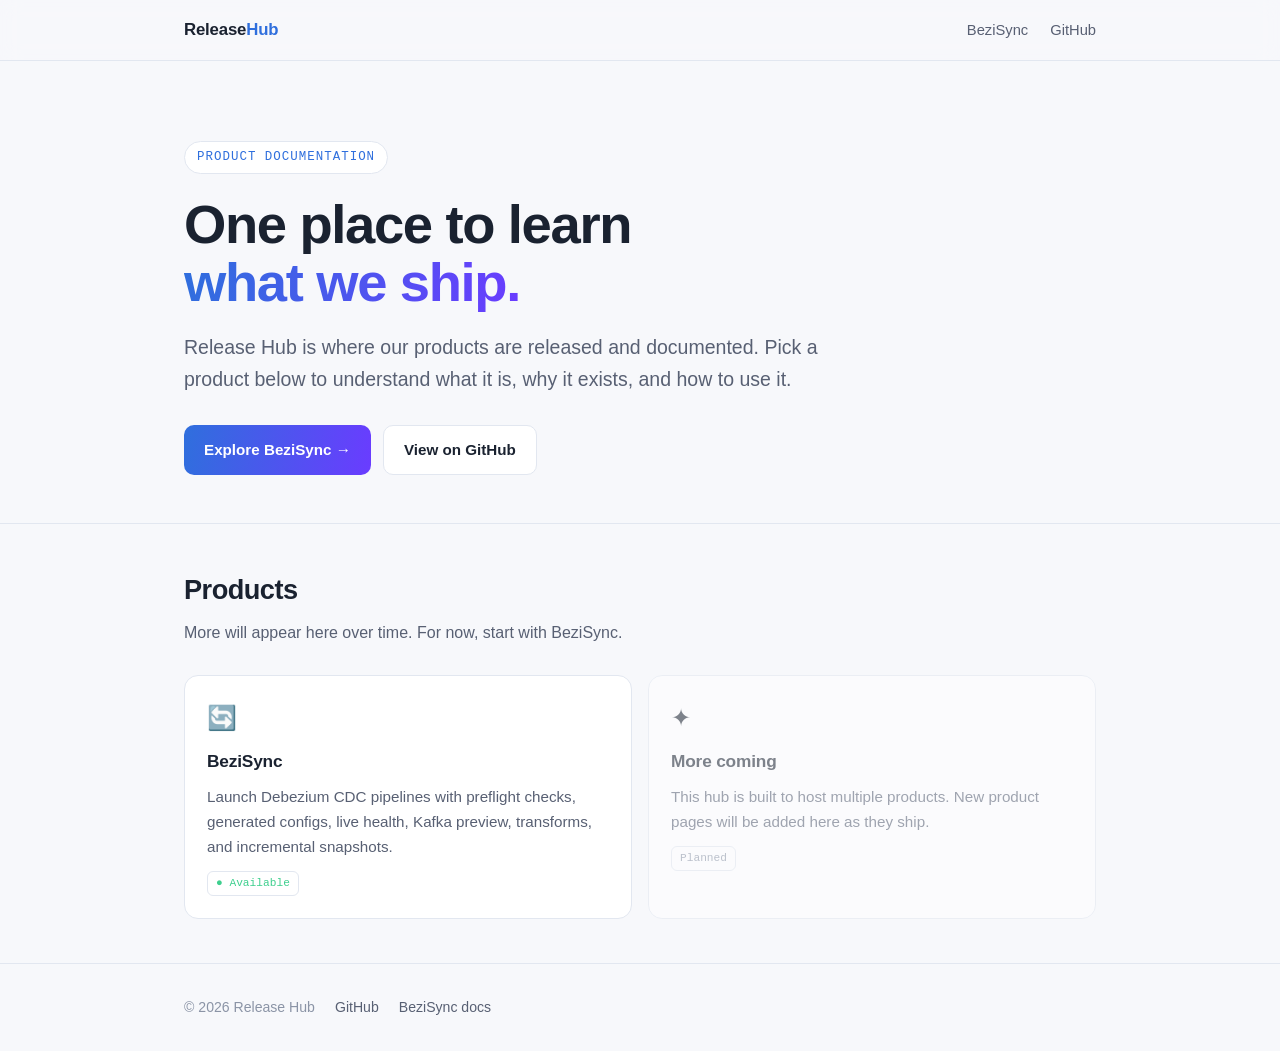
<file: docs/index.html>
<!doctype html>
<html lang="en">
<head>
  <meta charset="utf-8">
  <meta name="viewport" content="width=device-width, initial-scale=1">
  <title>Release Hub — Product Docs</title>
  <meta name="description" content="Documentation hub for products released through Release Hub.">
  <link rel="stylesheet" href="assets/style.css">
</head>
<body>
  <nav class="nav">
    <div class="wrap">
      <a href="index.html" class="brand">Release<span>Hub</span></a>
      <div class="links">
        <a href="bezisync.html">BeziSync</a>
        <a href="https://github.com/daun-gatal/release-hub">GitHub</a>
      </div>
    </div>
  </nav>

  <header class="hero">
    <div class="wrap">
      <span class="eyebrow">Product Documentation</span>
      <h1>One place to learn<br><span class="grad">what we ship.</span></h1>
      <p class="lead">Release Hub is where our products are released and documented. Pick a product below to understand what it is, why it exists, and how to use it.</p>
      <div class="btn-row">
        <a class="btn primary" href="bezisync.html">Explore BeziSync →</a>
        <a class="btn" href="https://github.com/daun-gatal/release-hub">View on GitHub</a>
      </div>
    </div>
  </header>

  <section>
    <div class="wrap">
      <h2>Products</h2>
      <p class="sub">More will appear here over time. For now, start with BeziSync.</p>
      <div class="cards">
        <a class="card" href="bezisync.html">
          <span class="ico">🔄</span>
          <h3>BeziSync</h3>
          <p>Launch Debezium CDC pipelines with preflight checks, generated configs, live health, Kafka preview, transforms, and incremental snapshots.</p>
          <span class="tag">● Available</span>
        </a>
        <div class="card" style="opacity:.55">
          <span class="ico">✦</span>
          <h3>More coming</h3>
          <p>This hub is built to host multiple products. New product pages will be added here as they ship.</p>
          <span class="tag" style="color:var(--faint)">Planned</span>
        </div>
      </div>
    </div>
  </section>

  <footer>
    <div class="wrap">
      <span>© <span id="yr"></span> Release Hub</span>
      <a href="https://github.com/daun-gatal/release-hub">GitHub</a>
      <a href="bezisync.html">BeziSync docs</a>
    </div>
  </footer>
  <script>document.getElementById('yr').textContent = new Date().getFullYear();</script>
</body>
</html>
</file>
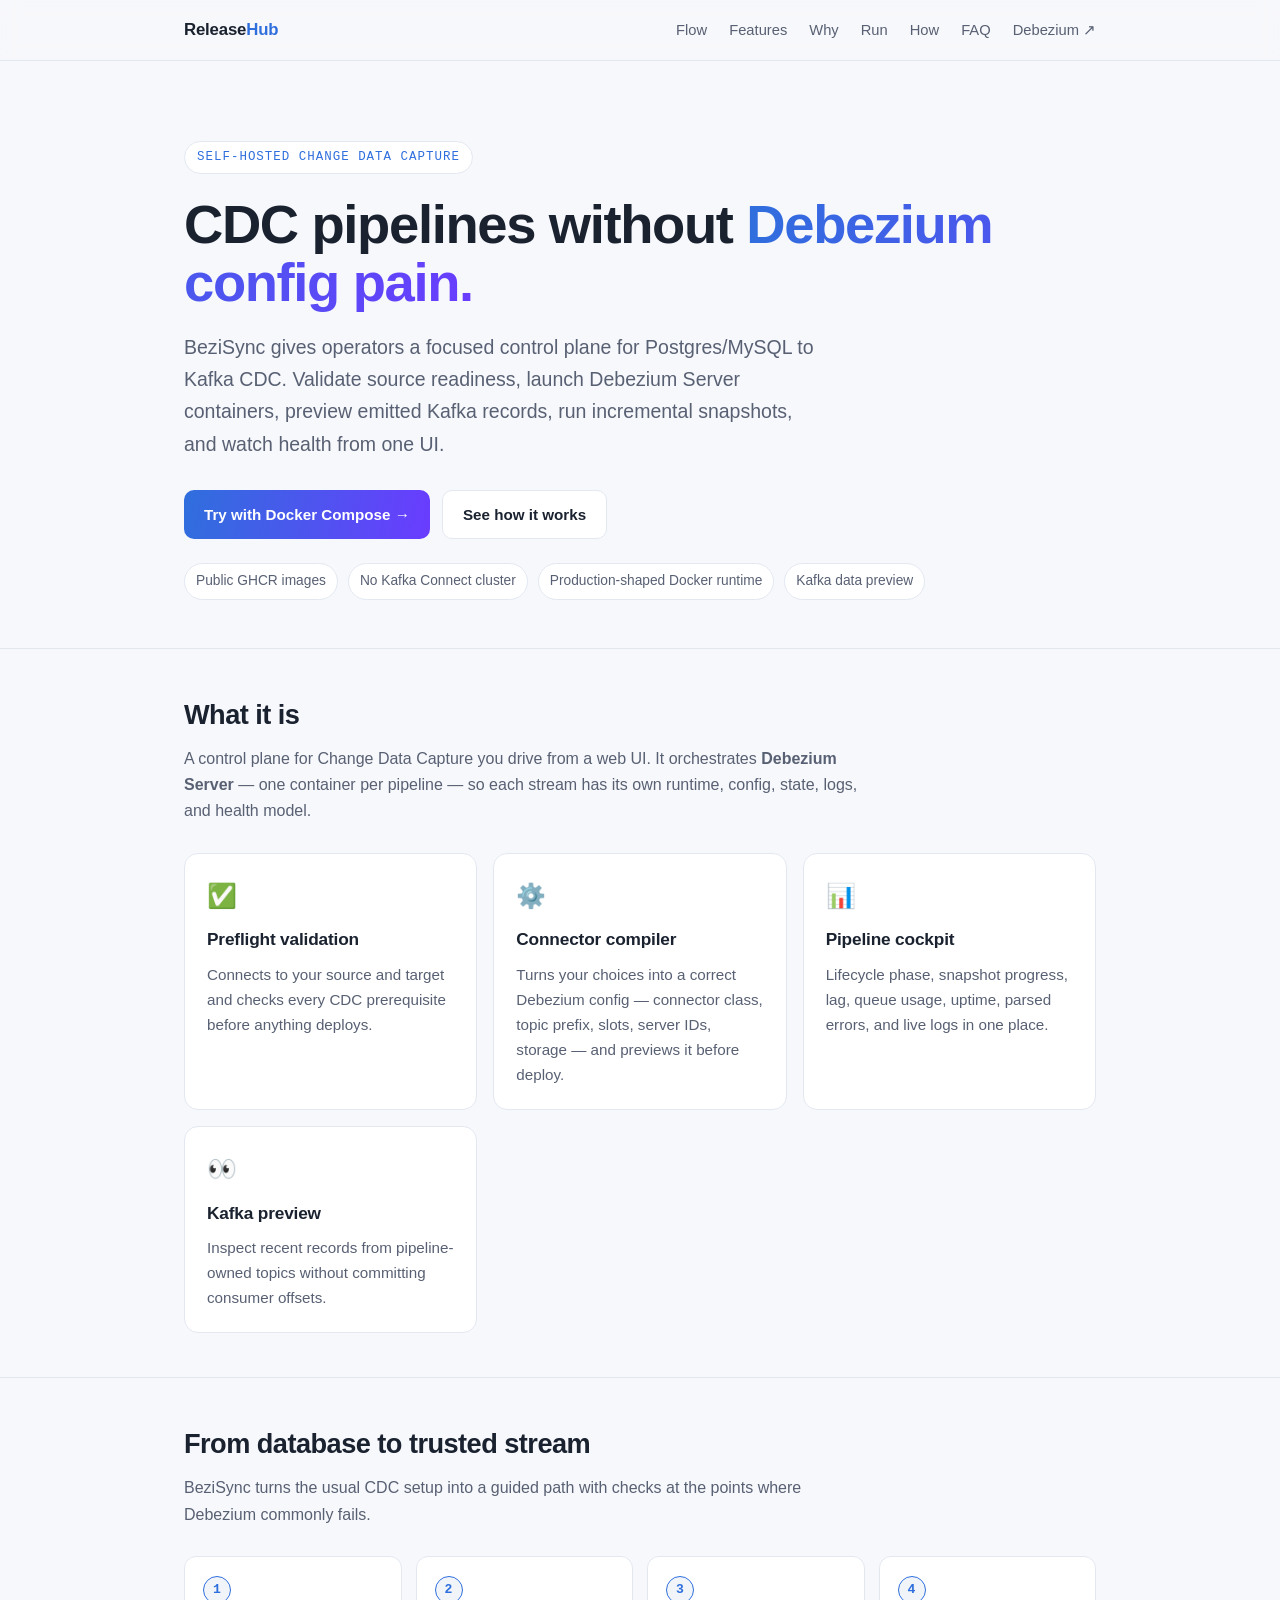
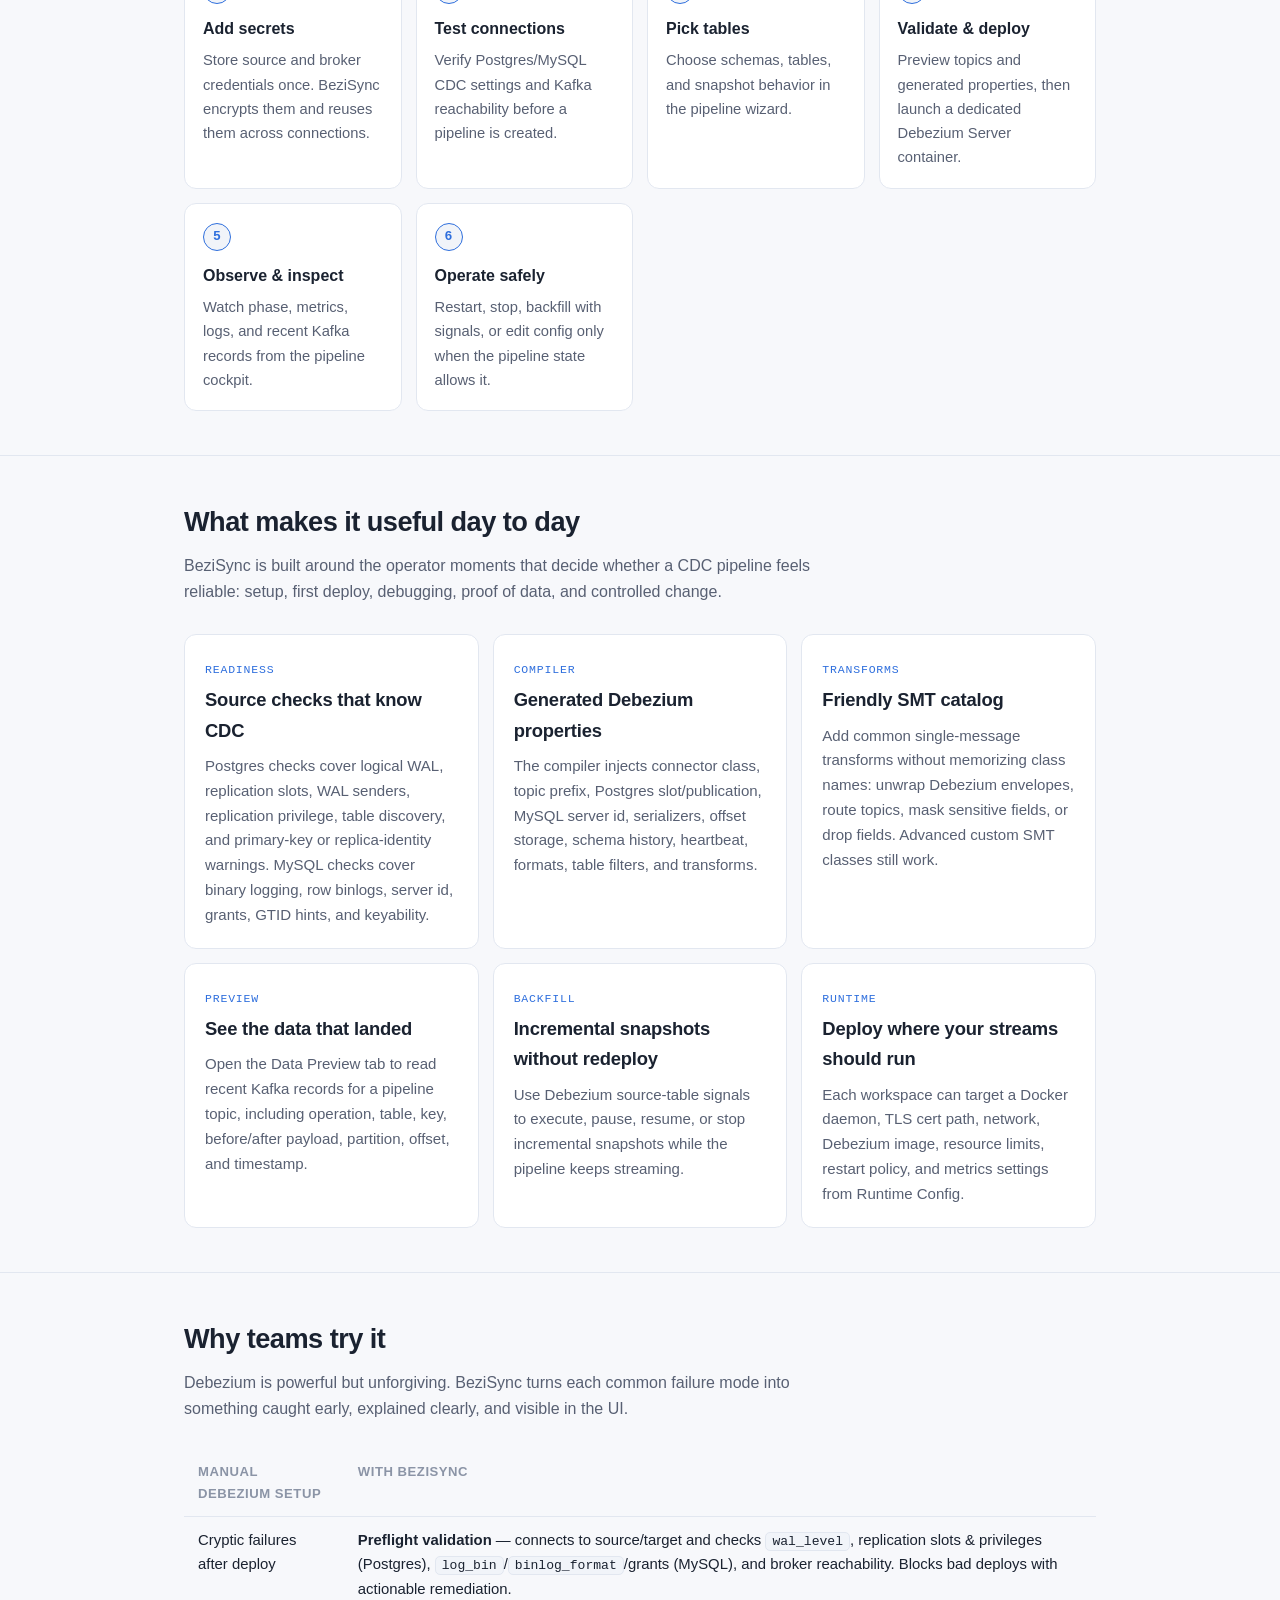
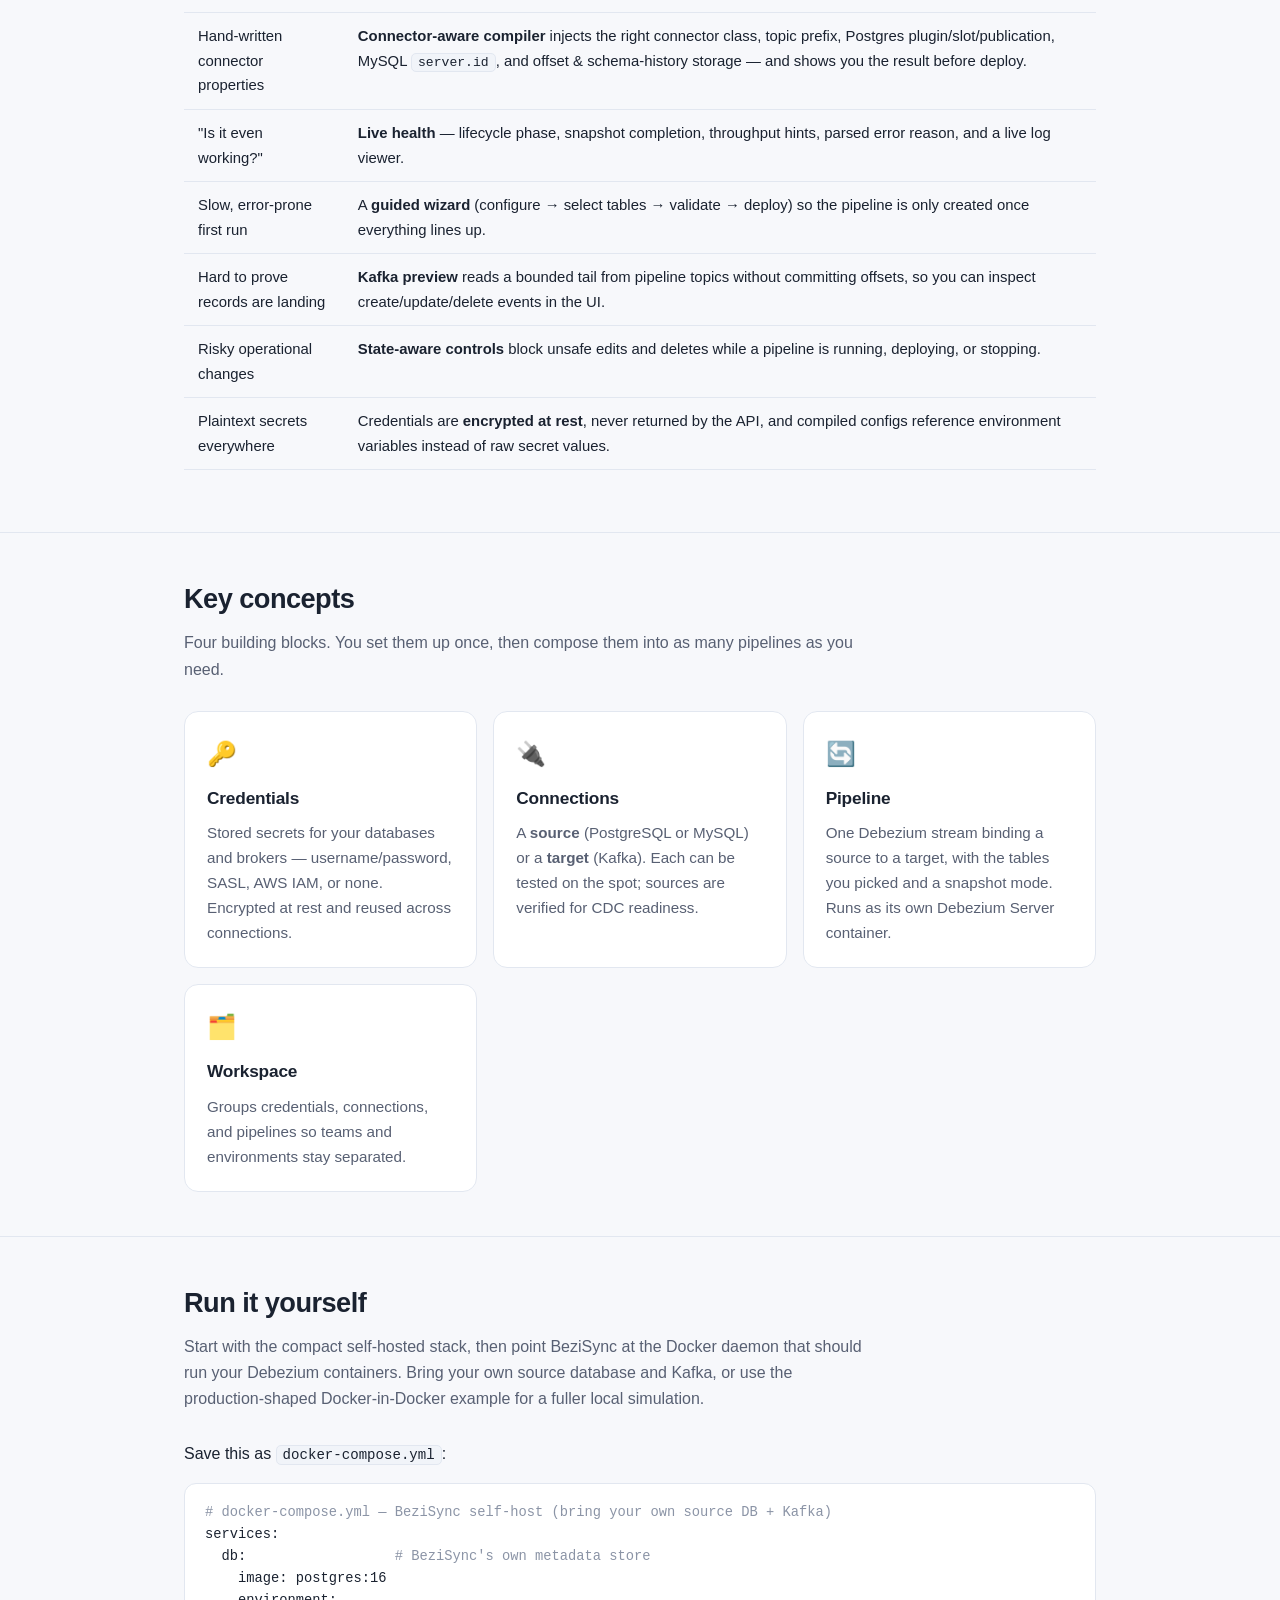
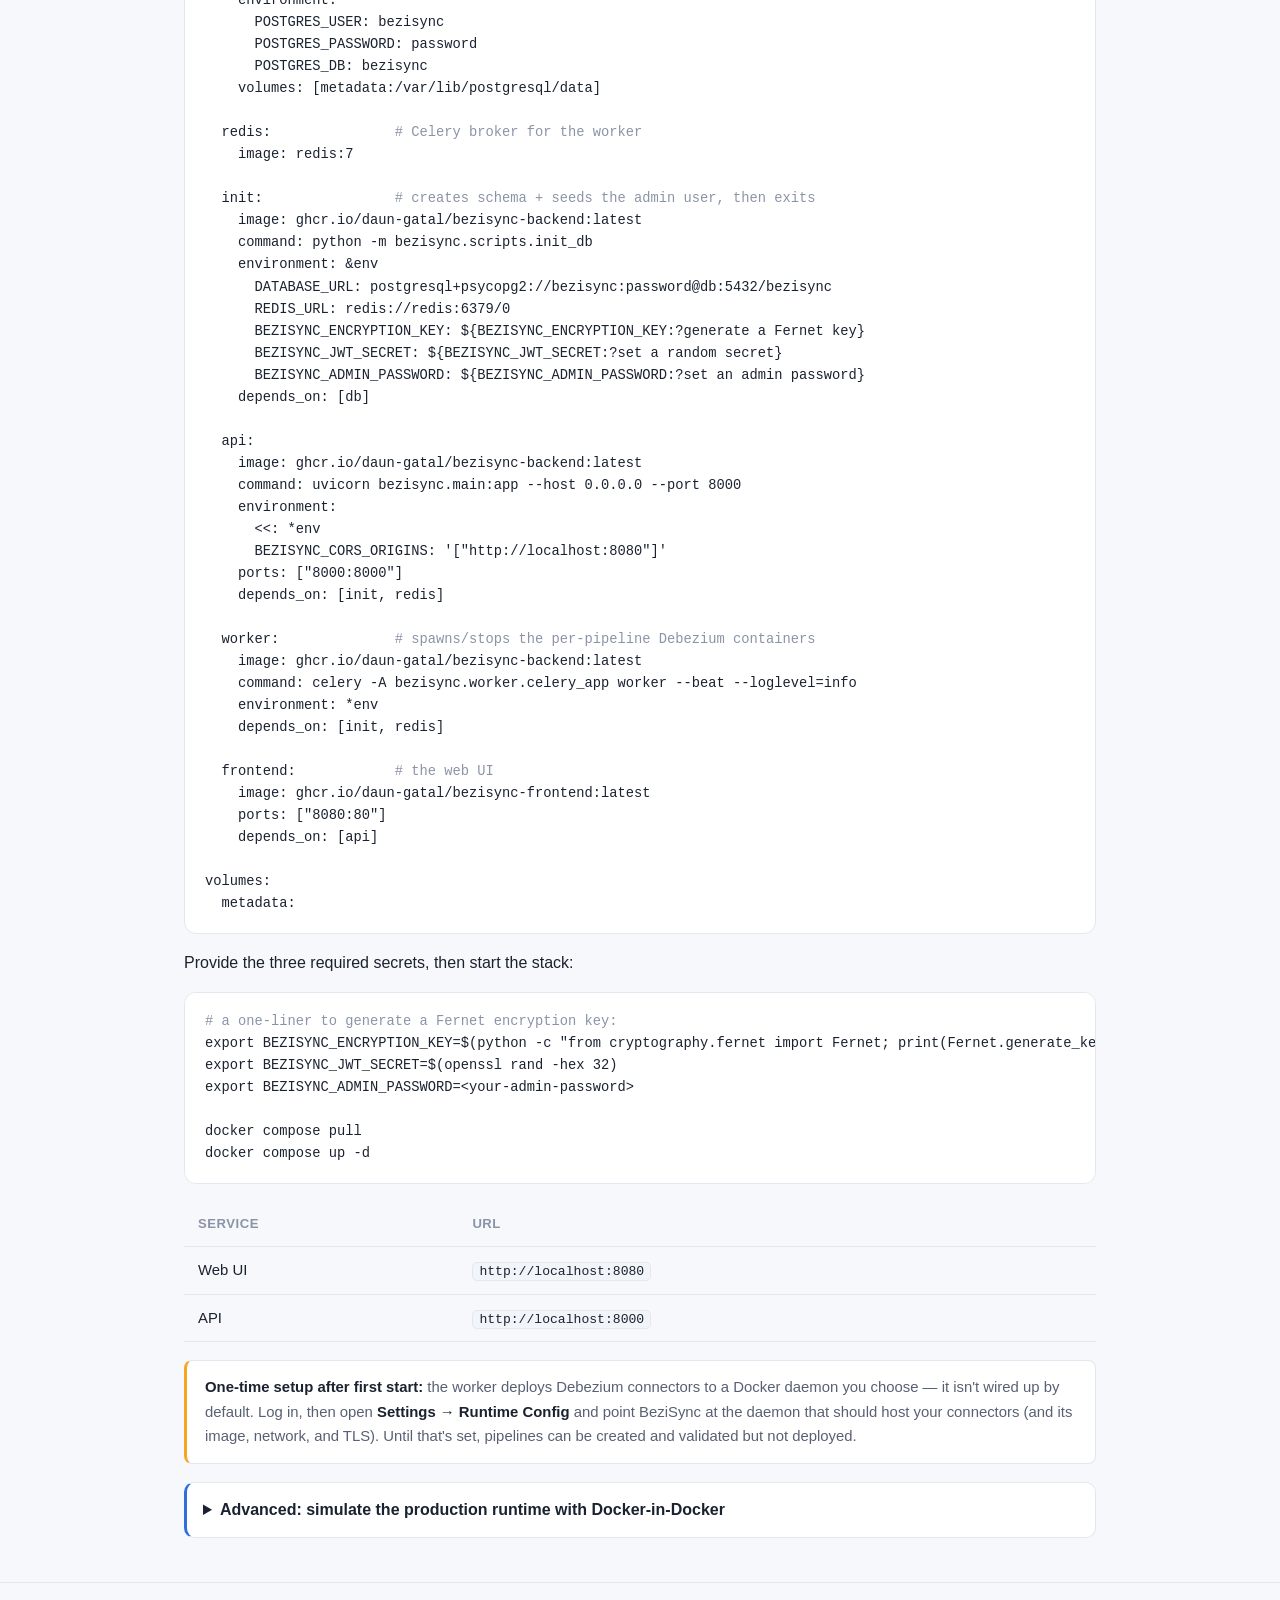
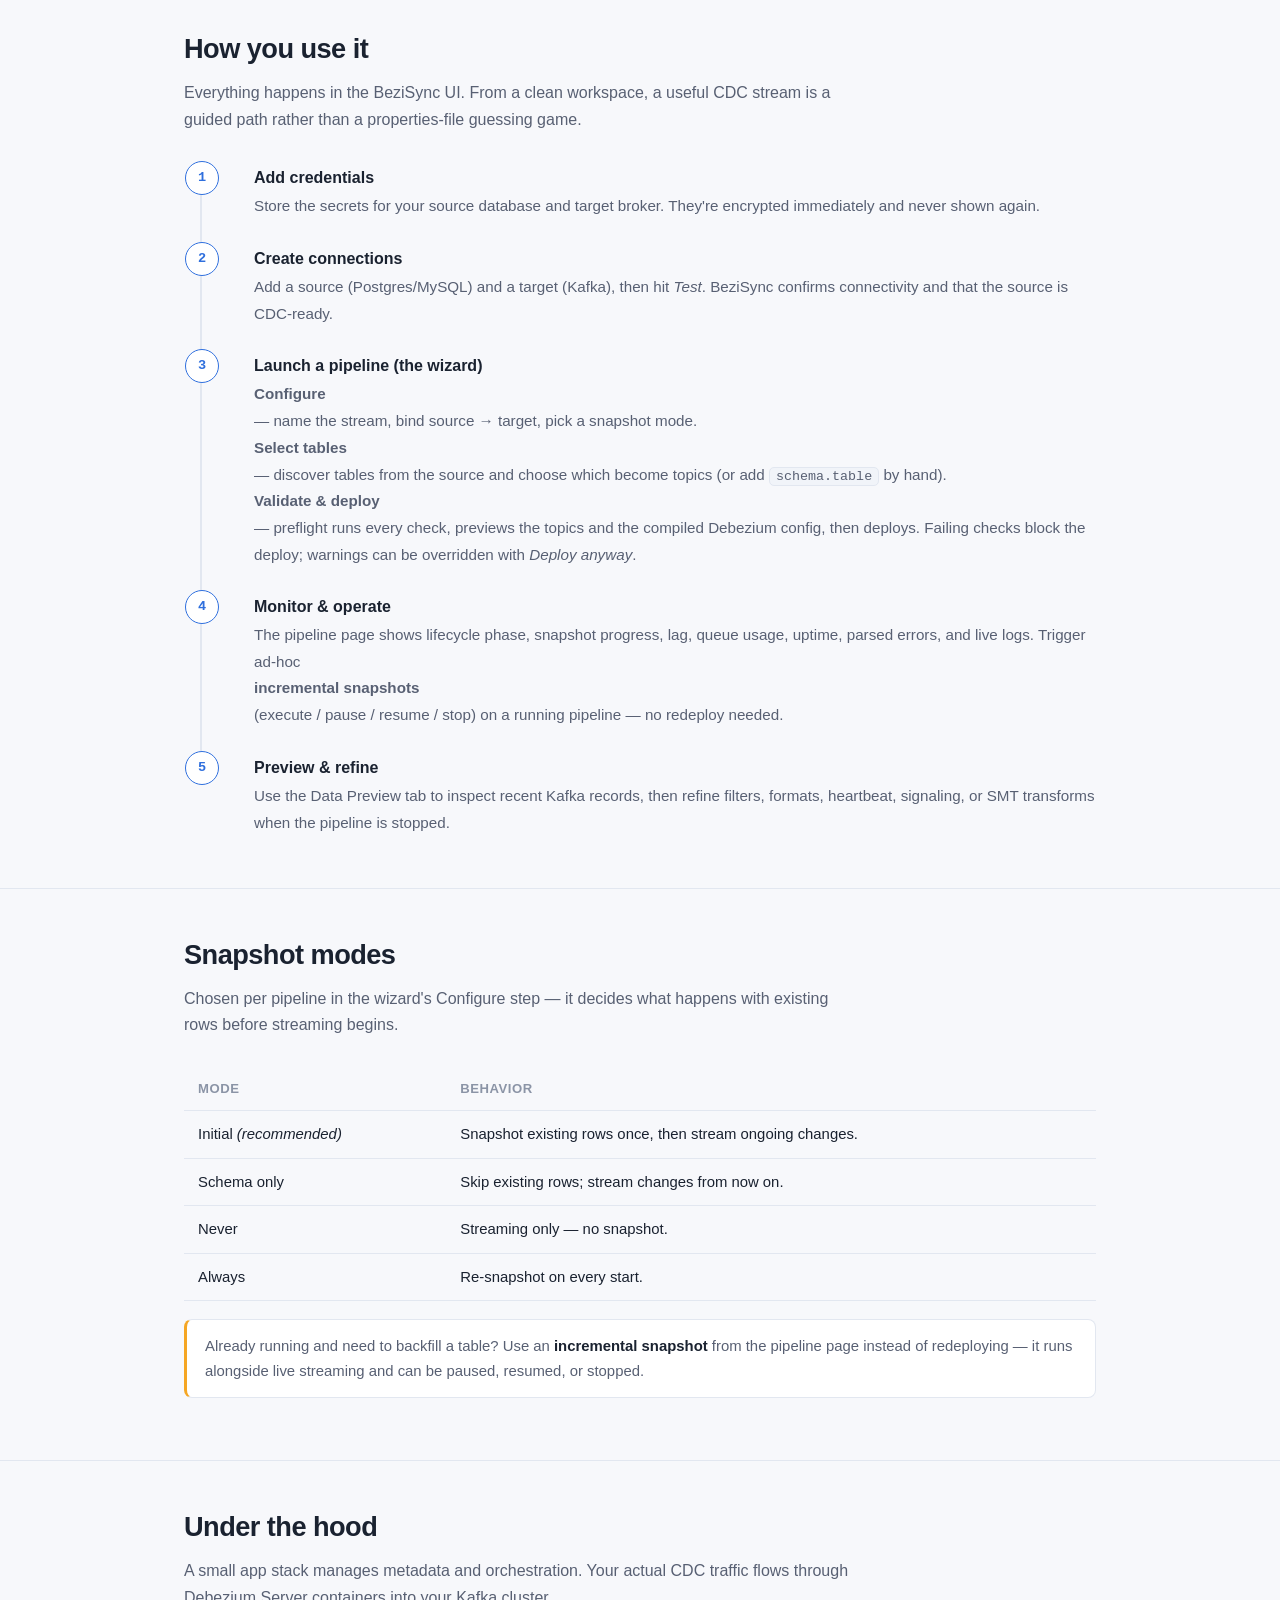
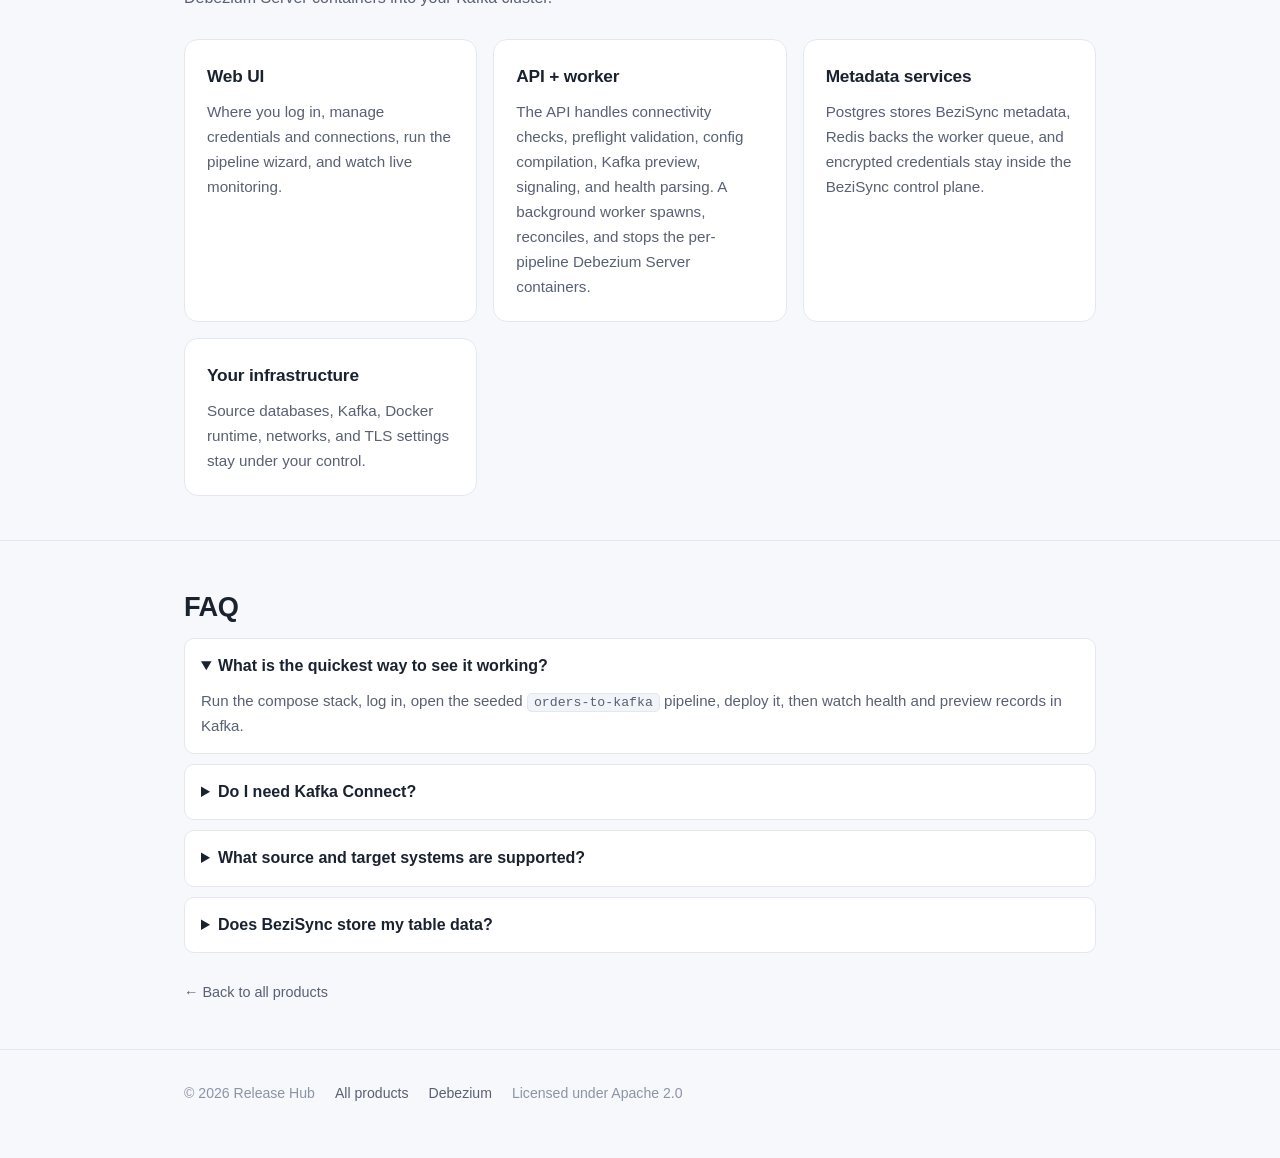
<file: docs/bezisync.html>
<!doctype html>
<html lang="en">
<head>
  <meta charset="utf-8">
  <meta name="viewport" content="width=device-width, initial-scale=1">
  <title>BeziSync — CDC pipelines without Debezium config pain</title>
  <meta name="description" content="BeziSync is a self-hosted UI for Debezium CDC: validate source readiness, compile connector configs, deploy pipelines, preview Kafka data, and operate streams safely.">
  <link rel="stylesheet" href="assets/style.css">
</head>
<body>
  <nav class="nav">
    <div class="wrap">
      <a href="index.html" class="brand">Release<span>Hub</span></a>
      <div class="links">
        <a href="#flow">Flow</a>
        <a href="#features">Features</a>
        <a href="#why">Why</a>
        <a href="#run">Run</a>
        <a href="#how">How</a>
        <a href="#faq">FAQ</a>
        <a href="https://debezium.io/">Debezium ↗</a>
      </div>
    </div>
  </nav>

  <header class="hero">
    <div class="wrap">
      <span class="eyebrow">Self-hosted Change Data Capture</span>
      <h1>CDC pipelines without <span class="grad">Debezium config pain.</span></h1>
      <p class="lead">BeziSync gives operators a focused control plane for Postgres/MySQL to Kafka CDC. Validate source readiness, launch Debezium Server containers, preview emitted Kafka records, run incremental snapshots, and watch health from one UI.</p>
      <div class="btn-row">
        <a class="btn primary" href="#run">Try with Docker Compose →</a>
        <a class="btn" href="#flow">See how it works</a>
      </div>
      <div class="hero-proof">
        <span>Public GHCR images</span>
        <span>No Kafka Connect cluster</span>
        <span>Production-shaped Docker runtime</span>
        <span>Kafka data preview</span>
      </div>
    </div>
  </header>

  <!-- WHAT -->
  <section id="what">
    <div class="wrap">
      <h2>What it is</h2>
      <p class="sub">A control plane for Change Data Capture you drive from a web UI. It orchestrates <strong>Debezium Server</strong> — one container per pipeline — so each stream has its own runtime, config, state, logs, and health model.</p>
      <div class="cards">
        <div class="card">
          <span class="ico">✅</span>
          <h3>Preflight validation</h3>
          <p>Connects to your source and target and checks every CDC prerequisite before anything deploys.</p>
        </div>
        <div class="card">
          <span class="ico">⚙️</span>
          <h3>Connector compiler</h3>
          <p>Turns your choices into a correct Debezium config — connector class, topic prefix, slots, server IDs, storage — and previews it before deploy.</p>
        </div>
        <div class="card">
          <span class="ico">📊</span>
          <h3>Pipeline cockpit</h3>
          <p>Lifecycle phase, snapshot progress, lag, queue usage, uptime, parsed errors, and live logs in one place.</p>
        </div>
        <div class="card">
          <span class="ico">👀</span>
          <h3>Kafka preview</h3>
          <p>Inspect recent records from pipeline-owned topics without committing consumer offsets.</p>
        </div>
      </div>
    </div>
  </section>

  <!-- FLOW -->
  <section id="flow">
    <div class="wrap">
      <h2>From database to trusted stream</h2>
      <p class="sub">BeziSync turns the usual CDC setup into a guided path with checks at the points where Debezium commonly fails.</p>
      <div class="flow">
        <div class="flow-item">
          <span>1</span>
          <strong>Add secrets</strong>
          <p>Store source and broker credentials once. BeziSync encrypts them and reuses them across connections.</p>
        </div>
        <div class="flow-item">
          <span>2</span>
          <strong>Test connections</strong>
          <p>Verify Postgres/MySQL CDC settings and Kafka reachability before a pipeline is created.</p>
        </div>
        <div class="flow-item">
          <span>3</span>
          <strong>Pick tables</strong>
          <p>Choose schemas, tables, and snapshot behavior in the pipeline wizard.</p>
        </div>
        <div class="flow-item">
          <span>4</span>
          <strong>Validate & deploy</strong>
          <p>Preview topics and generated properties, then launch a dedicated Debezium Server container.</p>
        </div>
        <div class="flow-item">
          <span>5</span>
          <strong>Observe & inspect</strong>
          <p>Watch phase, metrics, logs, and recent Kafka records from the pipeline cockpit.</p>
        </div>
        <div class="flow-item">
          <span>6</span>
          <strong>Operate safely</strong>
          <p>Restart, stop, backfill with signals, or edit config only when the pipeline state allows it.</p>
        </div>
      </div>
    </div>
  </section>

  <!-- FEATURES -->
  <section id="features">
    <div class="wrap">
      <h2>What makes it useful day to day</h2>
      <p class="sub">BeziSync is built around the operator moments that decide whether a CDC pipeline feels reliable: setup, first deploy, debugging, proof of data, and controlled change.</p>
      <div class="feature-grid">
        <article class="feature">
          <span class="kicker">Readiness</span>
          <h3>Source checks that know CDC</h3>
          <p>Postgres checks cover logical WAL, replication slots, WAL senders, replication privilege, table discovery, and primary-key or replica-identity warnings. MySQL checks cover binary logging, row binlogs, server id, grants, GTID hints, and keyability.</p>
        </article>
        <article class="feature">
          <span class="kicker">Compiler</span>
          <h3>Generated Debezium properties</h3>
          <p>The compiler injects connector class, topic prefix, Postgres slot/publication, MySQL server id, serializers, offset storage, schema history, heartbeat, formats, table filters, and transforms.</p>
        </article>
        <article class="feature">
          <span class="kicker">Transforms</span>
          <h3>Friendly SMT catalog</h3>
          <p>Add common single-message transforms without memorizing class names: unwrap Debezium envelopes, route topics, mask sensitive fields, or drop fields. Advanced custom SMT classes still work.</p>
        </article>
        <article class="feature">
          <span class="kicker">Preview</span>
          <h3>See the data that landed</h3>
          <p>Open the Data Preview tab to read recent Kafka records for a pipeline topic, including operation, table, key, before/after payload, partition, offset, and timestamp.</p>
        </article>
        <article class="feature">
          <span class="kicker">Backfill</span>
          <h3>Incremental snapshots without redeploy</h3>
          <p>Use Debezium source-table signals to execute, pause, resume, or stop incremental snapshots while the pipeline keeps streaming.</p>
        </article>
        <article class="feature">
          <span class="kicker">Runtime</span>
          <h3>Deploy where your streams should run</h3>
          <p>Each workspace can target a Docker daemon, TLS cert path, network, Debezium image, resource limits, restart policy, and metrics settings from Runtime Config.</p>
        </article>
      </div>
    </div>
  </section>

  <!-- WHY -->
  <section id="why">
    <div class="wrap">
      <h2>Why teams try it</h2>
      <p class="sub">Debezium is powerful but unforgiving. BeziSync turns each common failure mode into something caught early, explained clearly, and visible in the UI.</p>
      <table>
        <thead><tr><th>Manual Debezium setup</th><th>With BeziSync</th></tr></thead>
        <tbody>
          <tr>
            <td>Cryptic failures after deploy</td>
            <td><strong>Preflight validation</strong> — connects to source/target and checks <code>wal_level</code>, replication slots &amp; privileges (Postgres), <code>log_bin</code>/<code>binlog_format</code>/grants (MySQL), and broker reachability. Blocks bad deploys with actionable remediation.</td>
          </tr>
          <tr>
            <td>Hand-written connector properties</td>
            <td><strong>Connector-aware compiler</strong> injects the right connector class, topic prefix, Postgres plugin/slot/publication, MySQL <code>server.id</code>, and offset &amp; schema-history storage — and shows you the result before deploy.</td>
          </tr>
          <tr>
            <td>"Is it even working?"</td>
            <td><strong>Live health</strong> — lifecycle phase, snapshot completion, throughput hints, parsed error reason, and a live log viewer.</td>
          </tr>
          <tr>
            <td>Slow, error-prone first run</td>
            <td>A <strong>guided wizard</strong> (configure → select tables → validate → deploy) so the pipeline is only created once everything lines up.</td>
          </tr>
          <tr>
            <td>Hard to prove records are landing</td>
            <td><strong>Kafka preview</strong> reads a bounded tail from pipeline topics without committing offsets, so you can inspect create/update/delete events in the UI.</td>
          </tr>
          <tr>
            <td>Risky operational changes</td>
            <td><strong>State-aware controls</strong> block unsafe edits and deletes while a pipeline is running, deploying, or stopping.</td>
          </tr>
          <tr>
            <td>Plaintext secrets everywhere</td>
            <td>Credentials are <strong>encrypted at rest</strong>, never returned by the API, and compiled configs reference environment variables instead of raw secret values.</td>
          </tr>
        </tbody>
      </table>
    </div>
  </section>

  <!-- CONCEPTS -->
  <section id="concepts">
    <div class="wrap">
      <h2>Key concepts</h2>
      <p class="sub">Four building blocks. You set them up once, then compose them into as many pipelines as you need.</p>
      <div class="cards">
        <div class="card">
          <span class="ico">🔑</span>
          <h3>Credentials</h3>
          <p>Stored secrets for your databases and brokers — username/password, SASL, AWS IAM, or none. Encrypted at rest and reused across connections.</p>
        </div>
        <div class="card">
          <span class="ico">🔌</span>
          <h3>Connections</h3>
          <p>A <strong>source</strong> (PostgreSQL or MySQL) or a <strong>target</strong> (Kafka). Each can be tested on the spot; sources are verified for CDC readiness.</p>
        </div>
        <div class="card">
          <span class="ico">🔄</span>
          <h3>Pipeline</h3>
          <p>One Debezium stream binding a source to a target, with the tables you picked and a snapshot mode. Runs as its own Debezium Server container.</p>
        </div>
        <div class="card">
          <span class="ico">🗂️</span>
          <h3>Workspace</h3>
          <p>Groups credentials, connections, and pipelines so teams and environments stay separated.</p>
        </div>
      </div>
    </div>
  </section>

  <!-- RUN -->
  <section id="run">
    <div class="wrap">
      <h2>Run it yourself</h2>
      <p class="sub">Start with the compact self-hosted stack, then point BeziSync at the Docker daemon that should run your Debezium containers. Bring your own source database and Kafka, or use the production-shaped Docker-in-Docker example for a fuller local simulation.</p>
      <p>Save this as <code>docker-compose.yml</code>:</p>
      <pre><code><span class="cm"># docker-compose.yml — BeziSync self-host (bring your own source DB + Kafka)</span>
services:
  db:                  <span class="cm"># BeziSync's own metadata store</span>
    image: postgres:16
    environment:
      POSTGRES_USER: bezisync
      POSTGRES_PASSWORD: password
      POSTGRES_DB: bezisync
    volumes: [metadata:/var/lib/postgresql/data]

  redis:               <span class="cm"># Celery broker for the worker</span>
    image: redis:7

  init:                <span class="cm"># creates schema + seeds the admin user, then exits</span>
    image: ghcr.io/daun-gatal/bezisync-backend:latest
    command: python -m bezisync.scripts.init_db
    environment: &amp;env
      DATABASE_URL: postgresql+psycopg2://bezisync:password@db:5432/bezisync
      REDIS_URL: redis://redis:6379/0
      BEZISYNC_ENCRYPTION_KEY: ${BEZISYNC_ENCRYPTION_KEY:?generate a Fernet key}
      BEZISYNC_JWT_SECRET: ${BEZISYNC_JWT_SECRET:?set a random secret}
      BEZISYNC_ADMIN_PASSWORD: ${BEZISYNC_ADMIN_PASSWORD:?set an admin password}
    depends_on: [db]

  api:
    image: ghcr.io/daun-gatal/bezisync-backend:latest
    command: uvicorn bezisync.main:app --host 0.0.0.0 --port 8000
    environment:
      &lt;&lt;: *env
      BEZISYNC_CORS_ORIGINS: '["http://localhost:8080"]'
    ports: ["8000:8000"]
    depends_on: [init, redis]

  worker:              <span class="cm"># spawns/stops the per-pipeline Debezium containers</span>
    image: ghcr.io/daun-gatal/bezisync-backend:latest
    command: celery -A bezisync.worker.celery_app worker --beat --loglevel=info
    environment: *env
    depends_on: [init, redis]

  frontend:            <span class="cm"># the web UI</span>
    image: ghcr.io/daun-gatal/bezisync-frontend:latest
    ports: ["8080:80"]
    depends_on: [api]

volumes:
  metadata:</code></pre>

      <p>Provide the three required secrets, then start the stack:</p>
      <pre><code><span class="cm"># a one-liner to generate a Fernet encryption key:</span>
export BEZISYNC_ENCRYPTION_KEY=$(python -c "from cryptography.fernet import Fernet; print(Fernet.generate_key().decode())")
export BEZISYNC_JWT_SECRET=$(openssl rand -hex 32)
export BEZISYNC_ADMIN_PASSWORD=&lt;your-admin-password&gt;

docker compose pull
docker compose up -d</code></pre>

      <table>
        <thead><tr><th>Service</th><th>URL</th></tr></thead>
        <tbody>
          <tr><td>Web UI</td><td><code>http://localhost:8080</code></td></tr>
          <tr><td>API</td><td><code>http://localhost:8000</code></td></tr>
        </tbody>
      </table>

      <div class="note">
        <strong>One-time setup after first start:</strong> the worker deploys Debezium connectors to a Docker daemon you choose — it isn't wired up by default. Log in, then open <strong>Settings → Runtime Config</strong> and point BeziSync at the daemon that should host your connectors (and its image, network, and TLS). Until that's set, pipelines can be created and validated but not deployed.
      </div>

      <details class="advanced">
        <summary>Advanced: simulate the production runtime with Docker-in-Docker</summary>
        <p>For a closer production-style test, run BeziSync with a dedicated Docker daemon instead of your host Docker socket. Download the <a href="examples/bezisync-dind-compose.yml">Docker-in-Docker compose example</a> alongside its <a href="examples/bezisync-source-init.sql">source init SQL</a> and <a href="examples/bezisync-source-load.sh">change generator</a>, then set Runtime Config to:</p>
        <pre><code>Docker host: tcp://dind:2376
TLS verify: on
Cert path: /certs/client
Docker network: leave blank</code></pre>
        <p>The example includes a CDC-ready Postgres source, Kafka target, continuous row changes, and a separate mTLS Docker daemon where BeziSync launches Debezium containers.</p>
      </details>
    </div>
  </section>

  <!-- HOW -->
  <section id="how">
    <div class="wrap">
      <h2>How you use it</h2>
      <p class="sub">Everything happens in the BeziSync UI. From a clean workspace, a useful CDC stream is a guided path rather than a properties-file guessing game.</p>
      <ol class="steps">
        <li><strong>Add credentials</strong><span>Store the secrets for your source database and target broker. They're encrypted immediately and never shown again.</span></li>
        <li><strong>Create connections</strong><span>Add a source (Postgres/MySQL) and a target (Kafka), then hit <em>Test</em>. BeziSync confirms connectivity and that the source is CDC-ready.</span></li>
        <li><strong>Launch a pipeline (the wizard)</strong>
          <span>
            <strong style="font-weight:600">Configure</strong> — name the stream, bind source → target, pick a snapshot mode.<br>
            <strong style="font-weight:600">Select tables</strong> — discover tables from the source and choose which become topics (or add <code>schema.table</code> by hand).<br>
            <strong style="font-weight:600">Validate &amp; deploy</strong> — preflight runs every check, previews the topics and the compiled Debezium config, then deploys. Failing checks block the deploy; warnings can be overridden with <em>Deploy anyway</em>.
          </span>
        </li>
        <li><strong>Monitor &amp; operate</strong><span>The pipeline page shows lifecycle phase, snapshot progress, lag, queue usage, uptime, parsed errors, and live logs. Trigger ad-hoc <strong>incremental snapshots</strong> (execute / pause / resume / stop) on a running pipeline — no redeploy needed.</span></li>
        <li><strong>Preview &amp; refine</strong><span>Use the Data Preview tab to inspect recent Kafka records, then refine filters, formats, heartbeat, signaling, or SMT transforms when the pipeline is stopped.</span></li>
      </ol>
    </div>
  </section>

  <!-- SNAPSHOT MODES -->
  <section id="snapshots">
    <div class="wrap">
      <h2>Snapshot modes</h2>
      <p class="sub">Chosen per pipeline in the wizard's Configure step — it decides what happens with existing rows before streaming begins.</p>
      <table>
        <thead><tr><th>Mode</th><th>Behavior</th></tr></thead>
        <tbody>
          <tr><td>Initial <em>(recommended)</em></td><td>Snapshot existing rows once, then stream ongoing changes.</td></tr>
          <tr><td>Schema only</td><td>Skip existing rows; stream changes from now on.</td></tr>
          <tr><td>Never</td><td>Streaming only — no snapshot.</td></tr>
          <tr><td>Always</td><td>Re-snapshot on every start.</td></tr>
        </tbody>
      </table>
      <div class="note">
        Already running and need to backfill a table? Use an <strong>incremental snapshot</strong> from the pipeline page instead of redeploying — it runs alongside live streaming and can be paused, resumed, or stopped.
      </div>
    </div>
  </section>

  <!-- ARCHITECTURE -->
  <section id="architecture">
    <div class="wrap">
      <h2>Under the hood</h2>
      <p class="sub">A small app stack manages metadata and orchestration. Your actual CDC traffic flows through Debezium Server containers into your Kafka cluster.</p>
      <div class="cards">
        <div class="card">
          <h3>Web UI</h3>
          <p>Where you log in, manage credentials and connections, run the pipeline wizard, and watch live monitoring.</p>
        </div>
        <div class="card">
          <h3>API + worker</h3>
          <p>The API handles connectivity checks, preflight validation, config compilation, Kafka preview, signaling, and health parsing. A background worker spawns, reconciles, and stops the per-pipeline Debezium Server containers.</p>
        </div>
        <div class="card">
          <h3>Metadata services</h3>
          <p>Postgres stores BeziSync metadata, Redis backs the worker queue, and encrypted credentials stay inside the BeziSync control plane.</p>
        </div>
        <div class="card">
          <h3>Your infrastructure</h3>
          <p>Source databases, Kafka, Docker runtime, networks, and TLS settings stay under your control.</p>
        </div>
      </div>
    </div>
  </section>

  <!-- FAQ -->
  <section id="faq">
    <div class="wrap">
      <h2>FAQ</h2>
      <div class="faq">
        <details open>
          <summary>What is the quickest way to see it working?</summary>
          <p>Run the compose stack, log in, open the seeded <code>orders-to-kafka</code> pipeline, deploy it, then watch health and preview records in Kafka.</p>
        </details>
        <details>
          <summary>Do I need Kafka Connect?</summary>
          <p>No. BeziSync orchestrates Debezium Server containers directly, with one container per pipeline.</p>
        </details>
        <details>
          <summary>What source and target systems are supported?</summary>
          <p>BeziSync currently focuses on PostgreSQL and MySQL sources with Kafka as the target.</p>
        </details>
        <details>
          <summary>Does BeziSync store my table data?</summary>
          <p>No. It stores app metadata, connection definitions, encrypted credentials, and pipeline state. Row changes stream through Debezium to Kafka.</p>
        </details>
      </div>
      <a class="back" href="index.html">← Back to all products</a>
    </div>
  </section>

  <footer>
    <div class="wrap">
      <span>© <span id="yr"></span> Release Hub</span>
      <a href="index.html">All products</a>
      <a href="https://debezium.io/">Debezium</a>
      <span>Licensed under Apache 2.0</span>
    </div>
  </footer>
  <script>document.getElementById('yr').textContent = new Date().getFullYear();</script>
</body>
</html>
</file>
<file: docs/assets/style.css>
/* Release Hub docs — shared styles */
:root {
  --bg: #0b0e14;
  --bg-soft: #11151f;
  --panel: #151b27;
  --panel-2: #1b2333;
  --border: #232c3d;
  --text: #e6ebf2;
  --muted: #9aa6b8;
  --faint: #6b7688;
  --accent: #5b9dff;
  --accent-2: #7c5cff;
  --good: #3ecf8e;
  --warn: #f5a623;
  --mono: ui-monospace, SFMono-Regular, "SF Mono", Menlo, Consolas, monospace;
  --sans: -apple-system, BlinkMacSystemFont, "Segoe UI", Roboto, Helvetica, Arial, sans-serif;
}

@media (prefers-color-scheme: light) {
  :root {
    --bg: #f7f8fb;
    --bg-soft: #ffffff;
    --panel: #ffffff;
    --panel-2: #f1f4f9;
    --border: #e2e7f0;
    --text: #1a2230;
    --muted: #586073;
    --faint: #8b94a6;
    --accent: #2f6fdd;
    --accent-2: #6a3cff;
  }
}

* { box-sizing: border-box; }

html { scroll-behavior: smooth; }

body {
  margin: 0;
  font-family: var(--sans);
  background: var(--bg);
  color: var(--text);
  line-height: 1.65;
  -webkit-font-smoothing: antialiased;
}

a { color: var(--accent); text-decoration: none; }
a:hover { text-decoration: underline; }

.wrap { max-width: 960px; margin: 0 auto; padding: 0 24px; }

/* ── Top nav ── */
.nav {
  position: sticky; top: 0; z-index: 10;
  background: color-mix(in srgb, var(--bg) 88%, transparent);
  backdrop-filter: blur(10px);
  border-bottom: 1px solid var(--border);
}
.nav .wrap { display: flex; align-items: center; gap: 20px; height: 60px; }
.brand { font-weight: 700; letter-spacing: -0.01em; color: var(--text); font-size: 1.05rem; }
.brand span { color: var(--accent); }
.nav .links { margin-left: auto; display: flex; gap: 22px; font-size: 0.92rem; }
.nav .links a { color: var(--muted); }
.nav .links a:hover { color: var(--text); text-decoration: none; }

/* ── Hero ── */
.hero { padding: 80px 0 48px; }
.hero .eyebrow {
  display: inline-block; font-family: var(--mono); font-size: 0.78rem;
  color: var(--accent); letter-spacing: 0.08em; text-transform: uppercase;
  padding: 5px 12px; border: 1px solid var(--border); border-radius: 999px;
  background: var(--panel); margin-bottom: 22px;
}
.hero h1 {
  font-size: clamp(2.2rem, 5vw, 3.4rem); line-height: 1.08; margin: 0 0 18px;
  letter-spacing: -0.025em; font-weight: 800;
}
.hero h1 .grad {
  background: linear-gradient(100deg, var(--accent), var(--accent-2));
  -webkit-background-clip: text; background-clip: text; color: transparent;
}
.hero p.lead { font-size: 1.22rem; color: var(--muted); max-width: 640px; margin: 0 0 30px; }
.hero-proof {
  display: flex; flex-wrap: wrap; gap: 10px; margin-top: 24px; color: var(--muted);
  font-size: 0.86rem;
}
.hero-proof span {
  border: 1px solid var(--border); border-radius: 999px; background: var(--panel);
  padding: 6px 11px;
}

.btn-row { display: flex; flex-wrap: wrap; gap: 12px; }
.btn {
  display: inline-flex; align-items: center; gap: 8px;
  padding: 11px 20px; border-radius: 10px; font-weight: 600; font-size: 0.95rem;
  border: 1px solid var(--border); color: var(--text); background: var(--panel);
  transition: transform .12s ease, border-color .12s ease;
}
.btn:hover { text-decoration: none; transform: translateY(-1px); border-color: var(--accent); }
.btn.primary { background: linear-gradient(100deg, var(--accent), var(--accent-2)); border: none; color: #fff; }

/* ── Sections ── */
section { padding: 44px 0; border-top: 1px solid var(--border); }
section h2 {
  font-size: 1.7rem; letter-spacing: -0.02em; margin: 0 0 8px; font-weight: 750;
}
section .sub { color: var(--muted); margin: 0 0 28px; max-width: 680px; }
h3 { font-size: 1.15rem; margin: 28px 0 10px; letter-spacing: -0.01em; }

/* ── Cards ── */
.cards { display: grid; grid-template-columns: repeat(auto-fit, minmax(240px, 1fr)); gap: 16px; }
.card {
  background: var(--panel); border: 1px solid var(--border); border-radius: 14px;
  padding: 22px; transition: border-color .12s ease, transform .12s ease;
}
.card:hover { border-color: var(--accent); transform: translateY(-2px); }
.card h3 { margin: 0 0 8px; font-size: 1.08rem; }
.card p { margin: 0; color: var(--muted); font-size: 0.95rem; }
.card .ico { font-size: 1.5rem; margin-bottom: 10px; display: block; }
a.card { color: inherit; }
a.card:hover { text-decoration: none; }
.card .tag {
  display: inline-block; font-family: var(--mono); font-size: 0.7rem; color: var(--good);
  border: 1px solid var(--border); border-radius: 6px; padding: 2px 8px; margin-top: 12px;
}

/* ── Flow ── */
.flow { display: grid; grid-template-columns: repeat(auto-fit, minmax(190px, 1fr)); gap: 14px; }
.flow-item {
  position: relative; background: var(--panel); border: 1px solid var(--border);
  border-radius: 12px; padding: 18px;
}
.flow-item span {
  display: inline-grid; place-items: center; width: 28px; height: 28px; margin-bottom: 12px;
  border-radius: 50%; background: var(--panel-2); border: 1px solid var(--accent);
  color: var(--accent); font-family: var(--mono); font-size: 0.82rem; font-weight: 700;
}
.flow-item strong { display: block; margin-bottom: 6px; }
.flow-item p { margin: 0; color: var(--muted); font-size: 0.92rem; }

/* ── Feature grid ── */
.feature-grid { display: grid; grid-template-columns: repeat(auto-fit, minmax(280px, 1fr)); gap: 14px; }
.feature {
  background: var(--panel); border: 1px solid var(--border); border-radius: 12px;
  padding: 20px;
}
.feature h3 { margin: 4px 0 8px; }
.feature p { margin: 0; color: var(--muted); font-size: 0.94rem; }
.kicker {
  display: inline-block; font-family: var(--mono); color: var(--accent);
  font-size: 0.72rem; text-transform: uppercase; letter-spacing: 0.07em;
}

/* ── Tables ── */
table { width: 100%; border-collapse: collapse; margin: 18px 0; font-size: 0.93rem; }
th, td { text-align: left; padding: 11px 14px; border-bottom: 1px solid var(--border); vertical-align: top; }
th { color: var(--faint); font-weight: 600; font-size: 0.82rem; text-transform: uppercase; letter-spacing: 0.04em; }
td:first-child { color: var(--text); font-weight: 500; }

/* ── Code ── */
code {
  font-family: var(--mono); font-size: 0.88em; background: var(--panel-2);
  border: 1px solid var(--border); border-radius: 5px; padding: 1px 6px;
}
pre {
  background: var(--bg-soft); border: 1px solid var(--border); border-radius: 12px;
  padding: 18px 20px; overflow-x: auto; margin: 16px 0;
}
pre code { background: none; border: none; padding: 0; font-size: 0.86rem; line-height: 1.6; color: var(--text); }
.cm { color: var(--faint); }

/* ── Steps ── */
.steps { counter-reset: step; list-style: none; padding: 0; margin: 8px 0; }
.steps li {
  position: relative; padding: 4px 0 22px 52px; border-left: 2px solid var(--border);
  margin-left: 16px;
}
.steps li:last-child { border-left-color: transparent; padding-bottom: 0; }
.steps li::before {
  counter-increment: step; content: counter(step);
  position: absolute; left: -17px; top: 0; width: 32px; height: 32px;
  display: grid; place-items: center; border-radius: 50%;
  background: var(--panel); border: 1px solid var(--accent); color: var(--accent);
  font-family: var(--mono); font-weight: 600; font-size: 0.85rem;
}
.steps li strong { display: block; margin-bottom: 2px; }
.steps li span { color: var(--muted); font-size: 0.95rem; }

/* ── Callout ── */
.note {
  background: var(--panel); border: 1px solid var(--border); border-left: 3px solid var(--warn);
  border-radius: 8px; padding: 14px 18px; margin: 18px 0; color: var(--muted); font-size: 0.93rem;
}
.note strong { color: var(--text); }

/* ── FAQ ── */
.faq { display: grid; gap: 10px; }
details {
  background: var(--panel); border: 1px solid var(--border); border-radius: 10px;
  padding: 14px 16px;
}
summary { cursor: pointer; color: var(--text); font-weight: 650; }
details p { margin: 10px 0 0; color: var(--muted); font-size: 0.94rem; }
details.advanced { margin-top: 18px; border-left: 3px solid var(--accent); }
details.advanced pre { margin-bottom: 8px; }

/* ── Footer ── */
footer { border-top: 1px solid var(--border); padding: 32px 0; color: var(--faint); font-size: 0.88rem; }
footer .wrap { display: flex; flex-wrap: wrap; gap: 8px 20px; align-items: center; }
footer a { color: var(--muted); }

.back { font-size: 0.9rem; color: var(--muted); display: inline-block; margin: 28px 0 0; }

@media (max-width: 720px) {
  .nav .wrap { height: auto; padding-top: 14px; padding-bottom: 14px; align-items: flex-start; }
  .nav .links { flex-wrap: wrap; gap: 8px 14px; justify-content: flex-end; }
  .hero { padding-top: 56px; }
}
</file>
